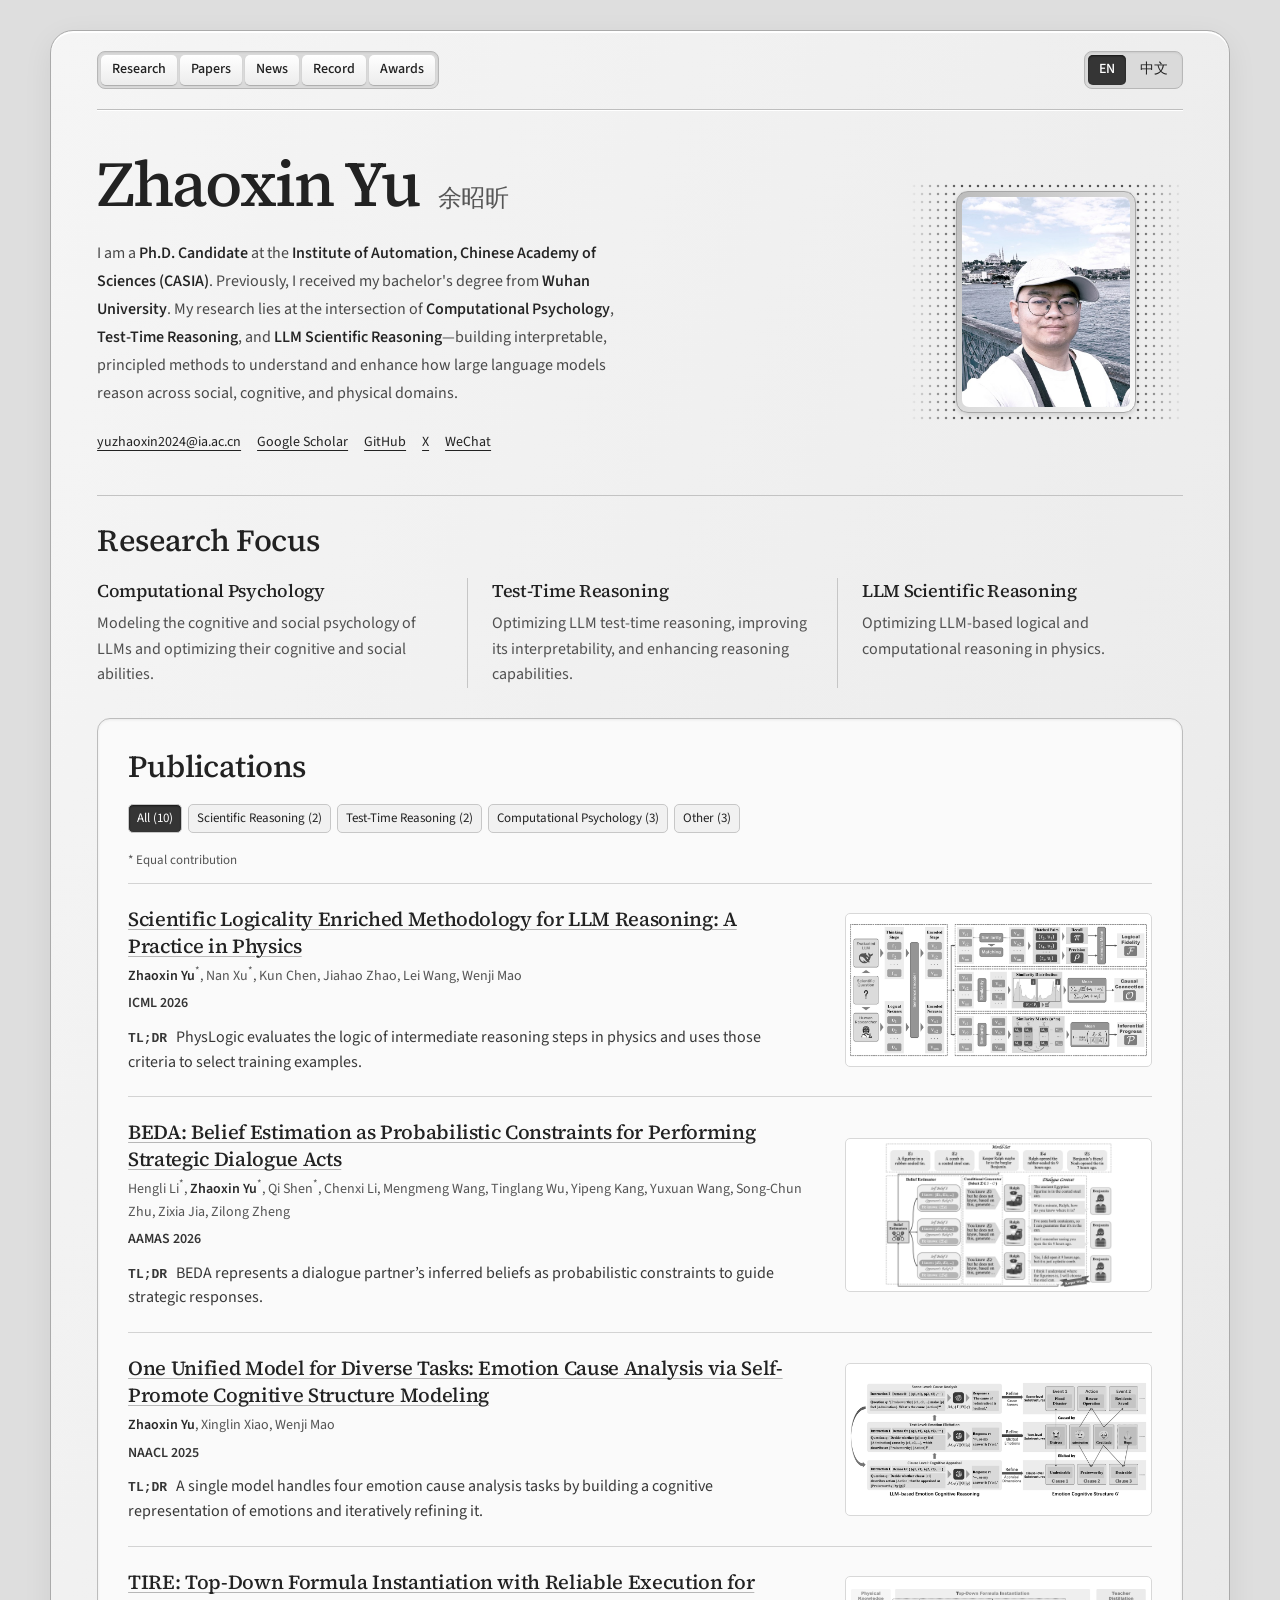
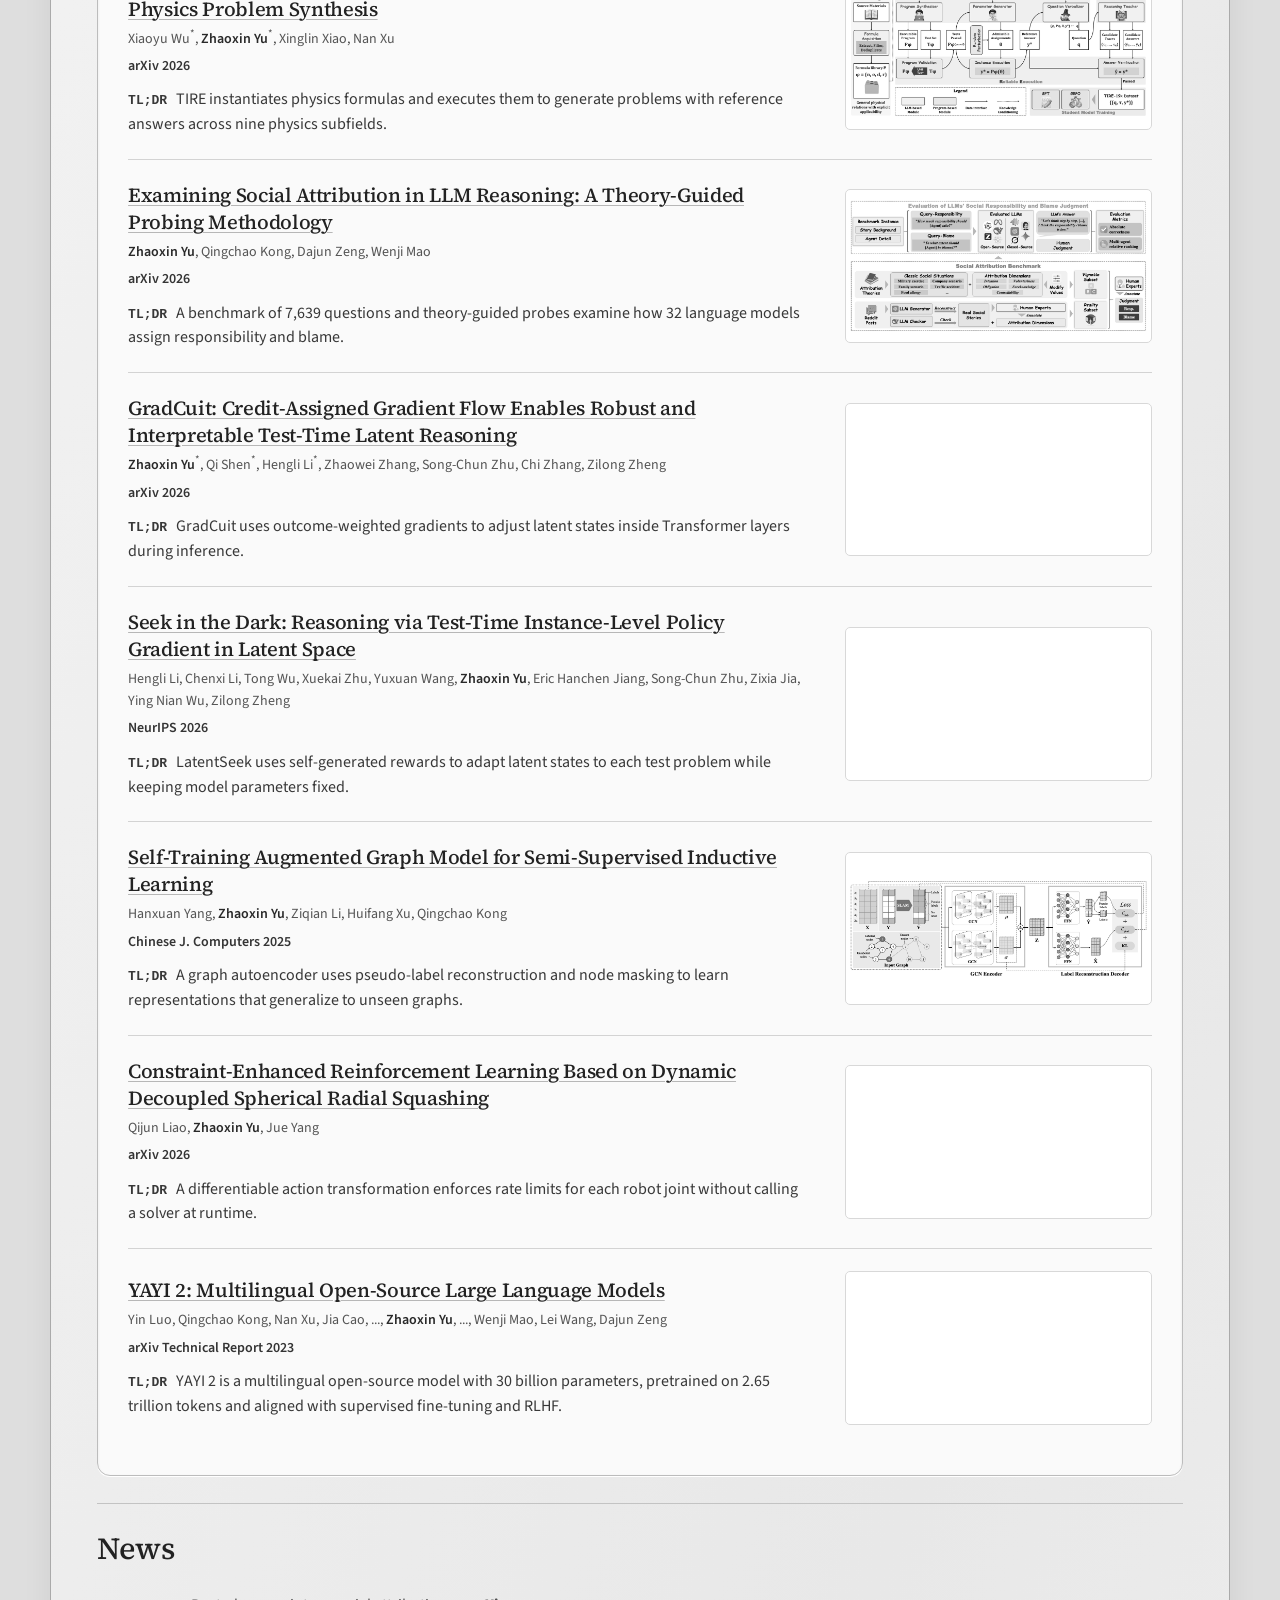
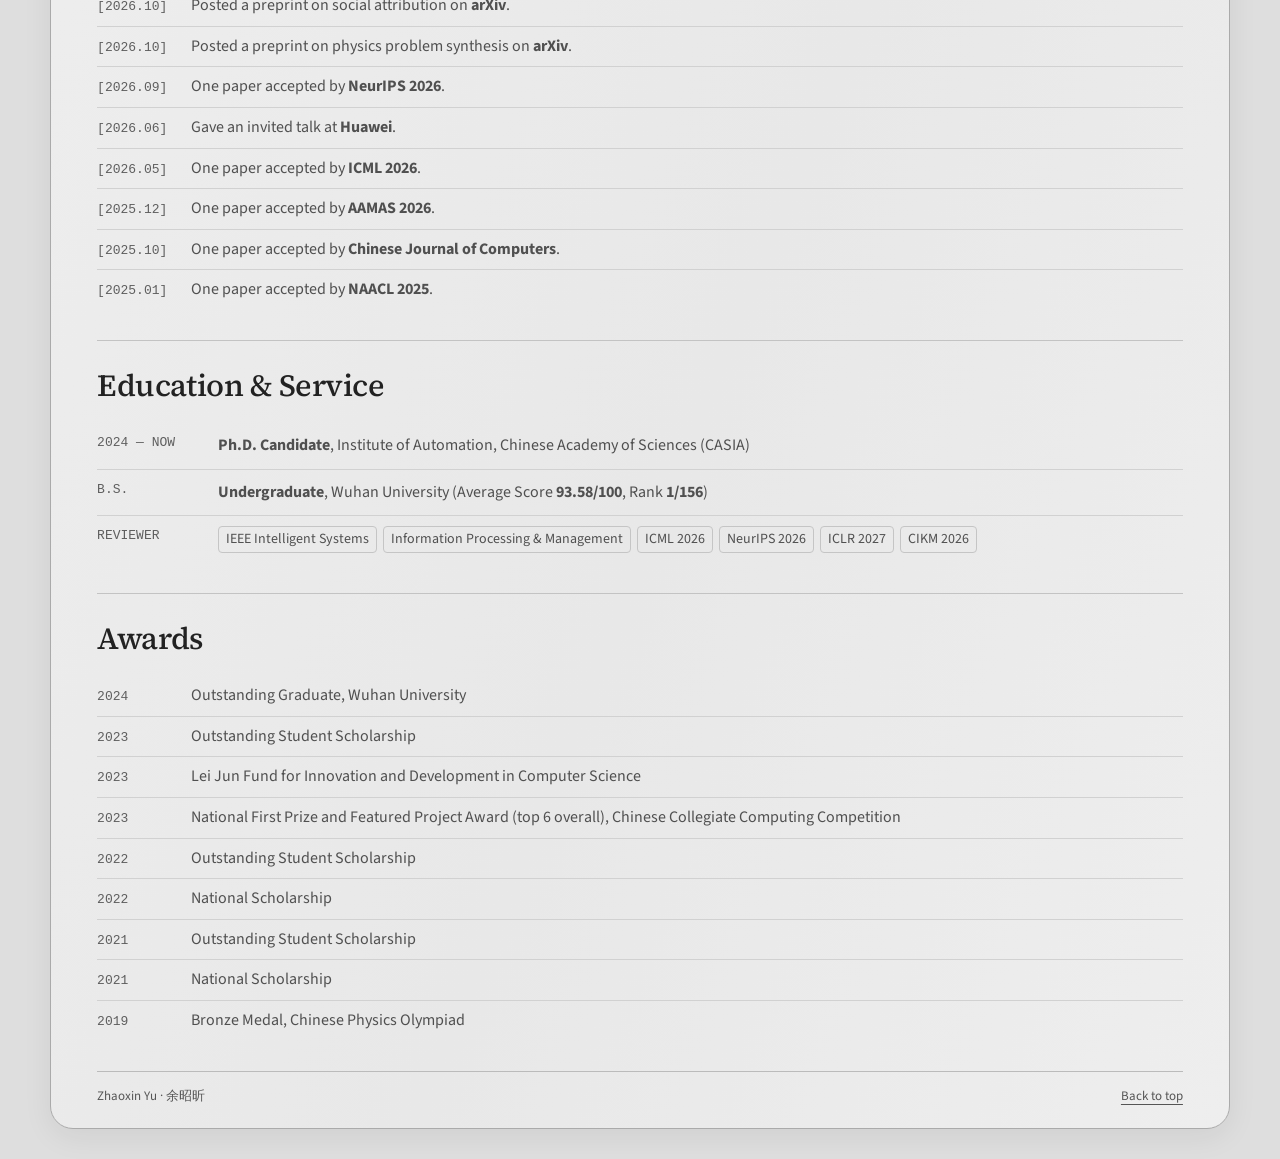
<file: index.html>
<!DOCTYPE html>

<html lang="en">
<head>
<meta charset="utf-8"/>
<meta content="width=device-width, initial-scale=1.0" name="viewport"/>
<title>Zhaoxin Yu (余昭昕) — Academic Homepage</title>
<link href="assets/icon.png" rel="icon" sizes="236x236" type="image/png"/>
<link href="assets/icon.png" rel="apple-touch-icon"/>
<meta content="Academic homepage of Zhaoxin Yu (余昭昕), Ph.D. Candidate at the Institute of Automation, Chinese Academy of Sciences (CASIA), B.S. from Wuhan University. Research in Computational Psychology, Test-Time Reasoning, and LLM Scientific Reasoning." name="description"/>
<meta content="Zhaoxin Yu, 余昭昕, Yu Zhaoxin, CASIA, 中国科学院自动化研究所, Wuhan University, 武汉大学, Computational Psychology, Test-Time Reasoning, LLM Scientific Reasoning, Large Language Models" name="keywords"/>
<meta content="Zhaoxin Yu (余昭昕)" name="author"/>
<meta content="index, follow" name="robots"/>
<link href="https://yuzhaoxin946.github.io/" rel="canonical"/>
<meta content="profile" property="og:type"/>
<meta content="Zhaoxin Yu (余昭昕) — Academic Homepage" property="og:title"/>
<meta content="Ph.D. Candidate at CASIA (B.S., Wuhan University). Researching Computational Psychology, Test-Time Reasoning, and LLM Scientific Reasoning." property="og:description"/>
<meta content="https://yuzhaoxin946.github.io/" property="og:url"/>
<meta content="Zhaoxin Yu (余昭昕)" property="og:site_name"/>
<meta content="https://yuzhaoxin946.github.io/assets/images/portrait.jpg" property="og:image"/>
<meta content="Zhaoxin" property="profile:first_name"/>
<meta content="Yu" property="profile:last_name"/>
<meta content="summary" name="twitter:card"/>
<meta content="@ZhaoxinYu946" name="twitter:site"/>
<meta content="Zhaoxin Yu (余昭昕) — Academic Homepage" name="twitter:title"/>
<meta content="Ph.D. Candidate at CASIA. Researching Computational Psychology, Test-Time Reasoning, and LLM Scientific Reasoning." name="twitter:description"/>
<meta content="https://yuzhaoxin946.github.io/assets/images/portrait.jpg" name="twitter:image"/>
<script type="application/ld+json">
{
  "@context": "https://schema.org",
  "@type": "ProfilePage",
  "url": "https://yuzhaoxin946.github.io/",
  "name": "Zhaoxin Yu (余昭昕) — Academic Homepage",
  "inLanguage": "en",
  "mainEntity": {
    "@type": "Person",
    "@id": "https://yuzhaoxin946.github.io/#person",
    "name": "Zhaoxin Yu",
    "alternateName": ["余昭昕", "Yu Zhaoxin"],
    "jobTitle": "Ph.D. Candidate",
    "description": "Ph.D. Candidate at the Institute of Automation, Chinese Academy of Sciences (CASIA), researching Computational Psychology, Test-Time Reasoning, and LLM Scientific Reasoning.",
    "url": "https://yuzhaoxin946.github.io/",
    "image": "https://yuzhaoxin946.github.io/assets/images/portrait.jpg",
    "email": "mailto:yuzhaoxin2024@ia.ac.cn",
    "affiliation": {
      "@type": "Organization",
      "name": "Institute of Automation, Chinese Academy of Sciences (CASIA)",
      "alternateName": "中国科学院自动化研究所"
    },
    "alumniOf": {
      "@type": "CollegeOrUniversity",
      "name": "Wuhan University",
      "alternateName": "武汉大学"
    },
    "knowsAbout": [
      "Computational Psychology",
      "Test-Time Reasoning",
      "LLM Scientific Reasoning",
      "Large Language Models",
      "Natural Language Processing"
    ],
    "sameAs": [
      "https://scholar.google.com/citations?user=BIqPssYAAAAJ",
      "https://github.com/Yuzhaoxin946",
      "https://x.com/ZhaoxinYu946"
    ]
  }
}
</script>
<link href="assets/style.css" rel="stylesheet"/>
</head>
<body data-lang="en" id="top">
<header class="masthead">
<button type="button" class="nav-toggle" aria-expanded="false" aria-controls="section-links">
  <span class="en">Menu</span><span class="zh" data-nosnippet="">导航</span>
</button>
<nav class="masthead-nav" id="section-links">
<a href="#research"><span class="en">Research</span><span class="zh" data-nosnippet="">研究方向</span></a><a href="#publications"><span class="en">Papers</span><span class="zh" data-nosnippet="">论文</span></a>
<a href="#updates"><span class="en">News</span><span class="zh" data-nosnippet="">近况</span></a>
<a href="#background"><span class="en">Record</span><span class="zh" data-nosnippet="">履历</span></a>
<a href="#awards"><span class="en">Awards</span><span class="zh" data-nosnippet="">奖项</span></a>
</nav>
<div aria-label="Language switcher" class="lang-switch" role="group">
<button aria-pressed="true" class="lang-btn active" id="btn-en">EN</button>
<button aria-pressed="false" class="lang-btn" id="btn-zh"><span data-nosnippet="">中文</span></button>
</div>
</header>
<main>
<div class="hero">
<div class="hero-main">
<div class="nameplate">
<h1>Zhaoxin Yu</h1>
<div class="cn-sub">余昭昕</div>
</div>
<p class="lead en">
          I am a <strong>Ph.D. Candidate</strong> at the <strong>Institute of Automation, Chinese Academy of Sciences (CASIA)</strong>. Previously, I received my bachelor's degree from <strong>Wuhan University</strong>. My research lies at the intersection of <strong>Computational Psychology</strong>, <strong>Test-Time Reasoning</strong>, and <strong>LLM Scientific Reasoning</strong>—building interpretable, principled methods to understand and enhance how large language models reason across social, cognitive, and physical domains.
        </p>
<p class="lead zh"><span data-nosnippet="">
          我目前是<strong>中国科学院自动化研究所（CASIA）</strong>的在读<strong>博士研究生</strong>，本科毕业于<strong>武汉大学</strong>。我的研究聚焦于<strong>计算心理学</strong>、<strong>Test-Time 推理优化</strong>与<strong>大语言模型科学推理</strong>，致力于通过可解释且具理论基础的方法，理解并增强大语言模型在社会认知与物理学等复杂领域中的逻辑与计算推理能力。
        </span></p>
<ul class="contact">
<li><a href="mailto:yuzhaoxin2024@ia.ac.cn">yuzhaoxin2024@ia.ac.cn</a></li>
<li><a href="https://scholar.google.com/citations?user=BIqPssYAAAAJ" rel="noopener" target="_blank">Google Scholar</a></li>
<li><a href="https://github.com/Yuzhaoxin946" rel="noopener" target="_blank">GitHub</a></li>
<li><a href="https://x.com/ZhaoxinYu946" rel="noopener" target="_blank">X</a></li>
<li><a id="wechat-link" href="assets/images/wechat-qr.jpg" aria-haspopup="dialog" aria-controls="wechat-dialog"><span class="en">WeChat</span><span class="zh" data-nosnippet="">微信</span></a></li>
</ul></div>
<aside class="hero-side">
<div class="portrait-box">
<img alt="Zhaoxin Yu Portrait" src="assets/images/portrait.jpg"/>
</div>
</aside>
</div>
<section id="research">
<div class="sec-head">
<h2><span class="en">Research Focus</span><span class="zh" data-nosnippet="">研究方向</span></h2>
</div>
<div class="sec-content">
<div class="pillars">
<div class="pillar">
<h3><span class="en">Computational Psychology</span><span class="zh" data-nosnippet="">计算心理学</span></h3>
<p class="en">Modeling the cognitive and social psychology of LLMs and optimizing their cognitive and social abilities.</p>
<p class="zh"><span data-nosnippet="">LLM 的认知心理学和社会心理学建模，LLM 认知和社会能力优化。</span></p>
</div>
<div class="pillar">
<h3><span class="en">Test-Time Reasoning</span><span class="zh" data-nosnippet="">Test-time reasoning</span></h3>
<p class="en">Optimizing LLM test-time reasoning, improving its interpretability, and enhancing reasoning capabilities.</p>
<p class="zh"><span data-nosnippet="">LLM test-time 推理优化、可解释性和能力增强。</span></p>
</div>
<div class="pillar">
<h3><span class="en">LLM Scientific Reasoning</span><span class="zh" data-nosnippet="">LLM 科学推理</span></h3>
<p class="en">Optimizing LLM-based logical and computational reasoning in physics.</p>
<p class="zh"><span data-nosnippet="">基于 LLM 的物理学逻辑和计算推理优化。</span></p>
</div>
</div>
</div>
</section><section class="panel" id="publications">
<div class="sec-head">
<h2><span class="en">Publications</span><span class="zh" data-nosnippet="">论文列表</span></h2>
</div>
<div class="sec-content">
<div aria-label="Filter publications by topic" class="filter-row" role="group"></div><div class="mobile-filter"><label class="en">Research topic<select></select></label><label class="zh"><span data-nosnippet="">研究主题</span><select></select></label></div><p class="equal-note"><span class="en">* Equal contribution</span><span class="zh" data-nosnippet="">* 共同第一作者</span></p><div id="paper-list"></div>










</div>
</section>
<section id="updates">
<div class="sec-head">
<h2><span class="en">News</span><span class="zh" data-nosnippet="">近况</span></h2>
</div>
<div class="sec-content">
<ul class="log-list">
<li><span class="dt">[2026.10]</span><div><span class="en">Posted a preprint on social attribution on <strong>arXiv</strong>.</span><span class="zh" data-nosnippet="">在 <strong>arXiv</strong> 发布一篇社会归因预印本。</span></div></li>
<li><span class="dt">[2026.10]</span><div><span class="en">Posted a preprint on physics problem synthesis on <strong>arXiv</strong>.</span><span class="zh" data-nosnippet="">在 <strong>arXiv</strong> 发布一篇物理题生成预印本。</span></div></li>
<li><span class="dt">[2026.09]</span><div><span class="en">One paper accepted by <strong>NeurIPS 2026</strong>.</span><span class="zh" data-nosnippet="">一篇论文被 <strong>NeurIPS 2026</strong> 录用。</span></div></li>
<li><span class="dt">[2026.06]</span><div><span class="en">Gave an invited talk at <strong>Huawei</strong>.</span><span class="zh" data-nosnippet="">受邀在<strong>华为</strong>作学术报告。</span></div></li>
<li><span class="dt">[2026.05]</span><div><span class="en">One paper accepted by <strong>ICML 2026</strong>.</span><span class="zh" data-nosnippet="">一篇论文被 <strong>ICML 2026</strong> 录用。</span></div></li>
<li><span class="dt">[2025.12]</span><div><span class="en">One paper accepted by <strong>AAMAS 2026</strong>.</span><span class="zh" data-nosnippet="">一篇论文被 <strong>AAMAS 2026</strong> 录用。</span></div></li>
<li><span class="dt">[2025.10]</span><div><span class="en">One paper accepted by <strong>Chinese Journal of Computers</strong>.</span><span class="zh" data-nosnippet="">一篇论文被 <strong>《计算机学报》</strong> 录用。</span></div></li>
<li><span class="dt">[2025.01]</span><div><span class="en">One paper accepted by <strong>NAACL 2025</strong>.</span><span class="zh" data-nosnippet="">一篇论文被 <strong>NAACL 2025</strong> 录用。</span></div></li>
</ul>
</div>
</section>
<section id="background">
<div class="sec-head">
<h2><span class="en">Education &amp; Service</span><span class="zh" data-nosnippet="">教育与学术服务</span></h2>
</div>
<div class="sec-content">
<ul class="log-list">
<li>
<span class="dt">2024 — NOW</span>
<div>
<span class="en"><strong>Ph.D. Candidate</strong>, Institute of Automation, Chinese Academy of Sciences (CASIA)</span>
<span class="zh" data-nosnippet=""><strong>博士研究生</strong>，中国科学院自动化研究所（CASIA）</span>
</div>
</li>
<li>
<span class="dt">B.S.</span>
<div>
<span class="en"><strong>Undergraduate</strong>, Wuhan University (Average Score <strong>93.58/100</strong>, Rank <strong>1/156</strong>)</span>
<span class="zh" data-nosnippet=""><strong>本科</strong>，武汉大学（均分 <strong>93.58/100</strong>，专业排名 <strong>1/156</strong>）</span>
</div>
</li>
<li>
<span class="dt"><span class="en">REVIEWER</span><span class="zh" data-nosnippet="">审稿服务</span></span>
<div>
<div class="service-tags">
<span>IEEE Intelligent Systems</span>
<span>Information Processing &amp; Management</span>
<span>ICML 2026</span>
<span>NeurIPS 2026</span>
<span>ICLR 2027</span>
<span>CIKM 2026</span>
</div>
</div>
</li>
</ul>
</div>
</section>
<section id="awards">
<div class="sec-head">
<h2><span class="en">Awards</span><span class="zh" data-nosnippet="">荣誉与奖项</span></h2>
</div>
<div class="sec-content">
<ul class="log-list">
<li><span class="dt">2024</span><div><span class="en">Outstanding Graduate, Wuhan University</span><span class="zh" data-nosnippet="">武汉大学优秀毕业生</span></div></li>
<li><span class="dt">2023</span><div><span class="en">Outstanding Student Scholarship</span><span class="zh" data-nosnippet="">优秀学生奖学金</span></div></li>
<li><span class="dt">2023</span><div><span class="en">Lei Jun Fund for Innovation and Development in Computer Science</span><span class="zh" data-nosnippet="">雷军计算机创新与发展资助基金</span></div></li>
<li><span class="dt">2023</span><div><span class="en">National First Prize and Featured Project Award (top 6 overall), Chinese Collegiate Computing Competition</span><span class="zh" data-nosnippet="">中国大学生计算机设计大赛全国一等奖、特色作品奖（总排名前六）</span></div></li>
<li><span class="dt">2022</span><div><span class="en">Outstanding Student Scholarship</span><span class="zh" data-nosnippet="">优秀学生奖学金</span></div></li>
<li><span class="dt">2022</span><div><span class="en">National Scholarship</span><span class="zh" data-nosnippet="">国家奖学金</span></div></li>
<li><span class="dt">2021</span><div><span class="en">Outstanding Student Scholarship</span><span class="zh" data-nosnippet="">优秀学生奖学金</span></div></li>
<li><span class="dt">2021</span><div><span class="en">National Scholarship</span><span class="zh" data-nosnippet="">国家奖学金</span></div></li>
<li><span class="dt">2019</span><div><span class="en">Bronze Medal, Chinese Physics Olympiad</span><span class="zh" data-nosnippet="">全国中学生物理竞赛铜牌</span></div></li>
</ul>
</div>
</section>
</main>
<dialog id="wechat-dialog" aria-labelledby="wechat-heading">
  <div class="wechat-heading">
    <h2 id="wechat-heading"><span class="en">WeChat</span><span class="zh" data-nosnippet="">微信</span></h2>
    <form method="dialog"><button type="submit" autofocus><span class="en">Close</span><span class="zh" data-nosnippet="">关闭</span></button></form>
  </div>
  <img src="assets/images/wechat-qr.jpg" alt="Zhaoxin Yu · WeChat QR code / 微信二维码">
</dialog><footer class="end"><span>Zhaoxin Yu · 余昭昕</span><a href="#top"><span class="en">Back to top</span><span class="zh" data-nosnippet="">返回顶部</span></a></footer>

<script src="assets/publications/list.js"></script><script src="assets/site.js"></script></body>
</html>
</file>
<file: assets/style.css>
:root{color-scheme:light;--ink:#222;--muted:#545454;--line:#c7c7c7;--mono:"SFMono-Regular",Menlo,Consolas,monospace}
*{box-sizing:border-box}
html{background:#dedede;scroll-behavior:smooth}
body{max-width:1180px;margin:30px auto;padding:0 clamp(20px,3.6vw,55px) 22px;border:1px solid #aaa;border-radius:23px;background:linear-gradient(112deg,#f5f5f5,#e8e8e8 72%,#eee);box-shadow:inset 0 2px 0 white,0 8px 30px #0001;color:var(--ink);font:16px/1.6 "Helvetica Neue",Arial,"PingFang SC",sans-serif;-webkit-font-smoothing:antialiased}
h1,h2,h3,p,ul{margin:0}a{color:inherit;text-underline-offset:4px}button{cursor:pointer;color:inherit;font:inherit}a:focus-visible,button:focus-visible{outline:2px solid #333;outline-offset:3px}
body[data-lang=en] .zh, body[data-lang=zh] .en,.hidden,.drawer:not(.open){display:none!important}
.masthead,.masthead-nav,.lang-switch,.contact,.filter-row,.pub-bar,.service-tags{display:flex;align-items:center}
.lang-switch{margin-left:auto}
.masthead{padding:20px 0;gap:18px;border-bottom:1px solid #bebebe;box-shadow:0 1px #fff}
.masthead-nav,.lang-switch{padding:3px;border-radius:8px;border:1px solid #b7b7b7;background:#dadada;box-shadow:inset 0 1px 2px #0001;gap:3px}
.masthead-nav a,.lang-btn{border:0;padding:4px 11px;text-decoration:none;border-radius:5px;font-weight:520;font-size:14px;line-height:1.55}
.masthead-nav a{background:linear-gradient(#fff,#ececec);box-shadow:0 1px 1px #aaa}.lang-btn{background:transparent}.lang-btn.active,.filter-btn.active{background:#353535;color:#fff;box-shadow:inset 0 1px 2px #151515}.masthead-nav a:hover,.pub-bar :is(a,button):hover{background:#ddd}
.hero{display:grid;grid-template-columns:minmax(0,1fr) minmax(210px,.36fr);gap:5%;align-items:center;padding:40px 0}.hero-main{max-width:720px}
.nameplate{display:flex;align-items:baseline;gap:18px;flex-wrap:wrap}.nameplate h1{font-size:clamp(42px,5vw,68px);letter-spacing:-.075em;line-height:1.05;font-weight:590}.cn-sub{font-size:24px;color:#565656;letter-spacing:.06em}
.lead{line-height:1.75;color:#494949;margin:22px 0;max-width:69ch}.lead strong{font-weight:560;color:#242424}
.contact{list-style:none;flex-wrap:wrap;gap:5px 16px;padding:0}.contact a{font-size:14px}
.hero-side{position:relative;display:grid;place-items:center;min-height:240px}.hero-side:before{content:"";position:absolute;inset:0;background:radial-gradient(ellipse at center,#555 0 16%,#999 19%,#fff 32%,transparent 37%) 0 0/8px 8px;mask-image:linear-gradient(90deg,transparent,#000 18%,#000 82%,transparent)}
.portrait-box{width:min(72%,180px);position:relative;padding:5px;background:linear-gradient(130deg,#bcbcbc,#f9f9f9);border:1px solid #a6a6a6;border-radius:12px;box-shadow:0 2px 5px #0002}.portrait-box img{width:100%;aspect-ratio:4/5;object-fit:cover;display:block;border-radius:7px}
section{scroll-margin-top:14px;margin:0}.panel{padding:28px 30px;border:1px solid #bcbcbc;background:#fafafa;border-radius:13px;box-shadow:inset 0 1px 3px #0001,0 1px 0 #fff}
h2{font-size:clamp(23px,2.4vw,32px);font-weight:600;letter-spacing:-.047em;line-height:1.25}.sec-head{margin-bottom:19px}
.filter-row,.pub-bar,.service-tags{flex-wrap:wrap;gap:6px}.filter-row{padding-bottom:17px}.filter-btn,.pub-bar button,.pub-bar a{border:1px solid #c7c7c7;background:#f1f1f1;border-radius:5px;padding:3px 8px;font-size:13px;text-decoration:none;line-height:1.6}
.pub{border-top:1px solid #d3d3d3}.pub-yr,.dt{font:13px/1.6 var(--mono);color:#5e5e5e}.pub-title{font-size:20px;letter-spacing:-.025em;line-height:1.35;font-weight:600}.pub-authors,.pub-venue{margin:5px 0;color:var(--muted);font-size:14px}.pub-authors strong,.pub-venue span{color:#292929;font-weight:600}.pub-venue span{margin-right:5px}.tldr{margin:10px 0;color:#383838;line-height:1.55}.tldr b{font:600 13px var(--mono);margin-right:9px}.drawer{margin-top:12px;background:#eee;border-radius:5px;padding:12px 16px;overflow-wrap:anywhere}.drawer pre{margin:0;white-space:pre-wrap;font:13px/1.6 var(--mono)}
#research,#updates,#background,#awards{padding:25px 0 30px;border-top:1px solid #c3c3c3}#updates{margin-top:27px}.pillars{display:grid;grid-template-columns:repeat(3,1fr);gap:24px}.pillar:not(:first-child){border-left:1px solid #c6c6c6;padding-left:24px}.pillar h3{font-size:18px;font-weight:600;line-height:1.4;margin-bottom:8px}.pillar p,.log-list{font-size:16px;color:#505050}.log-list{list-style:none;padding:0}.log-list li{display:grid;grid-template-columns:105px 1fr;gap:16px;padding:10px 0;border-top:1px solid #d1d1d1}.log-list li:first-child{border:0}.service-tags span{font-size:14px;border-radius:4px;padding:1px 7px;border:1px solid #c5c5c5}.end{display:flex;justify-content:space-between;border-top:1px solid #bbb;padding-top:14px;font-size:13px;color:#555}
@media(max-width:1220px){body{margin:20px 3vw}}

.mobile-filter{display:none}
@media(max-width:760px){
  body{margin:8px;padding:0 clamp(12px,4vw,24px) 18px;border-radius:16px}
  .masthead{flex-wrap:wrap;padding:12px 0;gap:10px}
  .masthead-nav a{min-width:44px;white-space:nowrap}
  .masthead-nav a,.lang-btn{min-height:44px;display:grid;place-items:center;padding:2px 3px}
  .lang-btn{min-width:44px}
  .hero{grid-template-columns:minmax(0,1fr) clamp(76px,23vw,128px);gap:0 12px;padding:24px 0}
  .hero-main{display:contents}
  .nameplate{grid-column:1;grid-row:1;align-items:start;flex-direction:column;gap:6px}
  .nameplate h1{font-size:clamp(29px,7.5vw,44px)}
  .cn-sub{font-size:18px}
  .hero-side{grid-column:2;grid-row:1;min-height:0}
  .portrait-box{width:100%;padding:3px}
  .hero-side:before{display:none}
  .lead,.contact{grid-column:1/-1}
  .lead{margin:18px 0 8px}
  .contact{gap:0 16px}
  .contact a{display:inline-flex;align-items:center;min-height:44px}
  .contact li:first-child{flex-basis:100%}
  .pillars{grid-template-columns:1fr;gap:15px}
  .pillar:not(:first-child){border:0;padding:0}
  .pillar h3{margin-bottom:3px}
  .panel{padding:20px clamp(10px,3vw,20px)}
  .filter-row{display:none}
  .mobile-filter{display:block;margin-bottom:14px}
  .mobile-filter label{font-size:14px;color:var(--muted)}
  .mobile-filter select{display:block;margin-top:3px;width:100%;min-height:44px;border:1px solid #aaa;border-radius:6px;color:var(--ink);background:#f1f1f1;padding:5px 8px;font:inherit;font-size:16px}
  .pub-title{font-size:18px;overflow-wrap:anywhere}
  .pub-bar a,.pub-bar button{min-height:44px;display:inline-flex;align-items:center;padding:4px 10px}
  .log-list li{grid-template-columns:minmax(0,1fr);gap:3px}
  .end{gap:10px}
}
@media(prefers-reduced-motion:reduce){html{scroll-behavior:auto}}

/* Source Serif 4
Google Inc.

This Font Software is licensed under the SIL Open Font License, Version 1.1.
This license is copied below, and is also available with a FAQ at:
http://scripts.sil.org/OFL


-----------------------------------------------------------
SIL OPEN FONT LICENSE Version 1.1 - 26 February 2007
-----------------------------------------------------------

PREAMBLE
The goals of the Open Font License (OFL) are to stimulate worldwide
development of collaborative font projects, to support the font creation
efforts of academic and linguistic communities, and to provide a free and
open framework in which fonts may be shared and improved in partnership
with others.

The OFL allows the licensed fonts to be used, studied, modified and
redistributed freely as long as they are not sold by themselves. The
fonts, including any derivative works, can be bundled, embedded,
redistributed and/or sold with any software provided that any reserved
names are not used by derivative works. The fonts and derivatives,
however, cannot be released under any other type of license. The
requirement for fonts to remain under this license does not apply
to any document created using the fonts or their derivatives.

DEFINITIONS
"Font Software" refers to the set of files released by the Copyright
Holder(s) under this license and clearly marked as such. This may
include source files, build scripts and documentation.

"Reserved Font Name" refers to any names specified as such after the
copyright statement(s).

"Original Version" refers to the collection of Font Software components as
distributed by the Copyright Holder(s).

"Modified Version" refers to any derivative made by adding to, deleting,
or substituting -- in part or in whole -- any of the components of the
Original Version, by changing formats or by porting the Font Software to a
new environment.

"Author" refers to any designer, engineer, programmer, technical
writer or other person who contributed to the Font Software.

PERMISSION & CONDITIONS
Permission is hereby granted, free of charge, to any person obtaining
a copy of the Font Software, to use, study, copy, merge, embed, modify,
redistribute, and sell modified and unmodified copies of the Font
Software, subject to the following conditions:

1) Neither the Font Software nor any of its individual components,
in Original or Modified Versions, may be sold by itself.

2) Original or Modified Versions of the Font Software may be bundled,
redistributed and/or sold with any software, provided that each copy
contains the above copyright notice and this license. These can be
included either as stand-alone text files, human-readable headers or
in the appropriate machine-readable metadata fields within text or
binary files as long as those fields can be easily viewed by the user.

3) No Modified Version of the Font Software may use the Reserved Font
Name(s) unless explicit written permission is granted by the corresponding
Copyright Holder. This restriction only applies to the primary font name as
presented to the users.

4) The name(s) of the Copyright Holder(s) or the Author(s) of the Font
Software shall not be used to promote, endorse or advertise any
Modified Version, except to acknowledge the contribution(s) of the
Copyright Holder(s) and the Author(s) or with their explicit written
permission.

5) The Font Software, modified or unmodified, in part or in whole,
must be distributed entirely under this license, and must not be
distributed under any other license. The requirement for fonts to
remain under this license does not apply to any document created
using the Font Software.

TERMINATION
This license becomes null and void if any of the above conditions are
not met.

DISCLAIMER
THE FONT SOFTWARE IS PROVIDED "AS IS", WITHOUT WARRANTY OF ANY KIND,
EXPRESS OR IMPLIED, INCLUDING BUT NOT LIMITED TO ANY WARRANTIES OF
MERCHANTABILITY, FITNESS FOR A PARTICULAR PURPOSE AND NONINFRINGEMENT
OF COPYRIGHT, PATENT, TRADEMARK, OR OTHER RIGHT. IN NO EVENT SHALL THE
COPYRIGHT HOLDER BE LIABLE FOR ANY CLAIM, DAMAGES OR OTHER LIABILITY,
INCLUDING ANY GENERAL, SPECIAL, INDIRECT, INCIDENTAL, OR CONSEQUENTIAL
DAMAGES, WHETHER IN AN ACTION OF CONTRACT, TORT OR OTHERWISE, ARISING
FROM, OUT OF THE USE OR INABILITY TO USE THE FONT SOFTWARE OR FROM
OTHER DEALINGS IN THE FONT SOFTWARE.
 */
@font-face{font-family:"Source Serif 4";src:url(fonts/source-serif-4.woff2) format("woff2");font-style:normal;font-weight:100 900;font-display:swap}
/* Source Sans 3
Google Inc.

This Font Software is licensed under the SIL Open Font License, Version 1.1.
This license is copied below, and is also available with a FAQ at:
http://scripts.sil.org/OFL


-----------------------------------------------------------
SIL OPEN FONT LICENSE Version 1.1 - 26 February 2007
-----------------------------------------------------------

PREAMBLE
The goals of the Open Font License (OFL) are to stimulate worldwide
development of collaborative font projects, to support the font creation
efforts of academic and linguistic communities, and to provide a free and
open framework in which fonts may be shared and improved in partnership
with others.

The OFL allows the licensed fonts to be used, studied, modified and
redistributed freely as long as they are not sold by themselves. The
fonts, including any derivative works, can be bundled, embedded,
redistributed and/or sold with any software provided that any reserved
names are not used by derivative works. The fonts and derivatives,
however, cannot be released under any other type of license. The
requirement for fonts to remain under this license does not apply
to any document created using the fonts or their derivatives.

DEFINITIONS
"Font Software" refers to the set of files released by the Copyright
Holder(s) under this license and clearly marked as such. This may
include source files, build scripts and documentation.

"Reserved Font Name" refers to any names specified as such after the
copyright statement(s).

"Original Version" refers to the collection of Font Software components as
distributed by the Copyright Holder(s).

"Modified Version" refers to any derivative made by adding to, deleting,
or substituting -- in part or in whole -- any of the components of the
Original Version, by changing formats or by porting the Font Software to a
new environment.

"Author" refers to any designer, engineer, programmer, technical
writer or other person who contributed to the Font Software.

PERMISSION & CONDITIONS
Permission is hereby granted, free of charge, to any person obtaining
a copy of the Font Software, to use, study, copy, merge, embed, modify,
redistribute, and sell modified and unmodified copies of the Font
Software, subject to the following conditions:

1) Neither the Font Software nor any of its individual components,
in Original or Modified Versions, may be sold by itself.

2) Original or Modified Versions of the Font Software may be bundled,
redistributed and/or sold with any software, provided that each copy
contains the above copyright notice and this license. These can be
included either as stand-alone text files, human-readable headers or
in the appropriate machine-readable metadata fields within text or
binary files as long as those fields can be easily viewed by the user.

3) No Modified Version of the Font Software may use the Reserved Font
Name(s) unless explicit written permission is granted by the corresponding
Copyright Holder. This restriction only applies to the primary font name as
presented to the users.

4) The name(s) of the Copyright Holder(s) or the Author(s) of the Font
Software shall not be used to promote, endorse or advertise any
Modified Version, except to acknowledge the contribution(s) of the
Copyright Holder(s) and the Author(s) or with their explicit written
permission.

5) The Font Software, modified or unmodified, in part or in whole,
must be distributed entirely under this license, and must not be
distributed under any other license. The requirement for fonts to
remain under this license does not apply to any document created
using the Font Software.

TERMINATION
This license becomes null and void if any of the above conditions are
not met.

DISCLAIMER
THE FONT SOFTWARE IS PROVIDED "AS IS", WITHOUT WARRANTY OF ANY KIND,
EXPRESS OR IMPLIED, INCLUDING BUT NOT LIMITED TO ANY WARRANTIES OF
MERCHANTABILITY, FITNESS FOR A PARTICULAR PURPOSE AND NONINFRINGEMENT
OF COPYRIGHT, PATENT, TRADEMARK, OR OTHER RIGHT. IN NO EVENT SHALL THE
COPYRIGHT HOLDER BE LIABLE FOR ANY CLAIM, DAMAGES OR OTHER LIABILITY,
INCLUDING ANY GENERAL, SPECIAL, INDIRECT, INCIDENTAL, OR CONSEQUENTIAL
DAMAGES, WHETHER IN AN ACTION OF CONTRACT, TORT OR OTHERWISE, ARISING
FROM, OUT OF THE USE OR INABILITY TO USE THE FONT SOFTWARE OR FROM
OTHER DEALINGS IN THE FONT SOFTWARE.
 */
@font-face{font-family:"Source Sans 3";src:url(fonts/source-sans-3.woff2) format("woff2");font-style:normal;font-weight:100 900;font-display:swap}

body{font-family:"Source Sans 3","PingFang SC","Microsoft YaHei",sans-serif}
body :is(.nameplate h1,.cn-sub,h2,h3){font-family:"Source Serif 4","Songti SC","SimSun",serif;font-weight:520;letter-spacing:-.017em}
body .cn-sub{letter-spacing:.04em}
body .nameplate h1{letter-spacing:-.032em}

.pub-venue{font-weight:600;color:#343434}
.pub-authors sup{font-size:.78em;line-height:0}
.equal-note{font-size:13px;color:var(--muted);margin:0 0 12px}

.pub{
  display:grid;grid-template-columns:minmax(0,1fr) minmax(0,30%);align-items:center;
  gap:clamp(16px,3vw,38px);padding:22px 0;
}
.paper-link{color:inherit;text-decoration:underline;text-decoration-thickness:1px;text-decoration-color:#b7b7b7;text-underline-offset:.15em}
.paper-link:hover{ text-decoration-color:currentColor }
.paper-link:focus-visible{outline-offset:2px;border-radius:3px}
.paper-figure{
  display:block;width:100%;aspect-ratio:2 / 1;object-fit:contain;background:#fff;
  box-sizing:border-box;border:1px solid #d8d8d8;border-radius:5px;padding:4px;
  filter:grayscale(1);transition:filter 180ms ease;
}
.pub .tldr{margin-bottom:0}
@media(hover:hover){.pub:hover .paper-figure{filter:grayscale(0)}}
.pub:has(.paper-link:focus-visible) .paper-figure,.pub:active .paper-figure{filter:grayscale(0)}
@media(max-width:760px){
  .pub{grid-template-columns:minmax(0,1fr);gap:14px;padding:18px 0}
  .pub .pub-authors{margin:8px 0 3px}
  .pub .pub-venue{margin:0}
}
@media(prefers-reduced-motion:reduce){.paper-figure{transition:none}}

:is(#updates,#awards) .log-list li{grid-template-columns:5.3rem minmax(0,1fr);gap:.55rem;align-items:baseline;padding:7px 0}
@media(max-width:480px){:is(#updates,#awards) .log-list li{grid-template-columns:4.7rem minmax(0,1fr);gap:.35rem}}

.nav-toggle{display:none}
@media(max-width:600px){
  .masthead{position:relative;flex-wrap:nowrap}
  .nav-toggle{
    display:inline-flex;align-items:center;gap:12px;min-height:44px;padding:0 14px;
    border:1px solid #b7b7b7;border-radius:8px;background:linear-gradient(#fff,#ededed);
    box-shadow:0 1px 1px #0001;font-size:15px;font-weight:550;
  }
  .nav-toggle::after{
    content:"";width:6px;height:6px;border:solid currentColor;border-width:0 1.5px 1.5px 0;
    transform:translateY(-2px) rotate(45deg);
  }
  .nav-toggle[aria-expanded="true"]::after{transform:translateY(2px) rotate(225deg)}
  .masthead-nav{
    display:none;position:absolute;z-index:3;left:0;top:calc(100% - 7px);
    width:min(12rem,100%);padding:4px;background:#f6f6f6;box-shadow:0 5px 14px #0002;
  }
  .nav-toggle[aria-expanded="true"] + .masthead-nav{display:grid;gap:0}
  .masthead-nav a{display:flex;align-items:center;padding:0 12px;background:none;box-shadow:none}
  .masthead-nav a:focus-visible,.masthead-nav a:hover{background:#e5e5e5}
}

#wechat-dialog{
  width:min(360px,calc(100% - 32px));max-height:90vh;margin:auto;padding:20px;
  color:var(--ink);background:white;border:1px solid #aaa;border-radius:13px;
  box-shadow:0 10px 40px #0003;
}
#wechat-dialog::backdrop{background:#0006}
.wechat-heading{display:flex;align-items:center;justify-content:space-between}
.wechat-heading h2{font-size:24px}
.wechat-heading button{min-height:44px;padding:0 10px;border:0;background:none;text-decoration:underline;text-underline-offset:4px}
#wechat-dialog img{display:block;width:min(100%,62vh);margin:auto;padding:8%;background:white}
</file>
